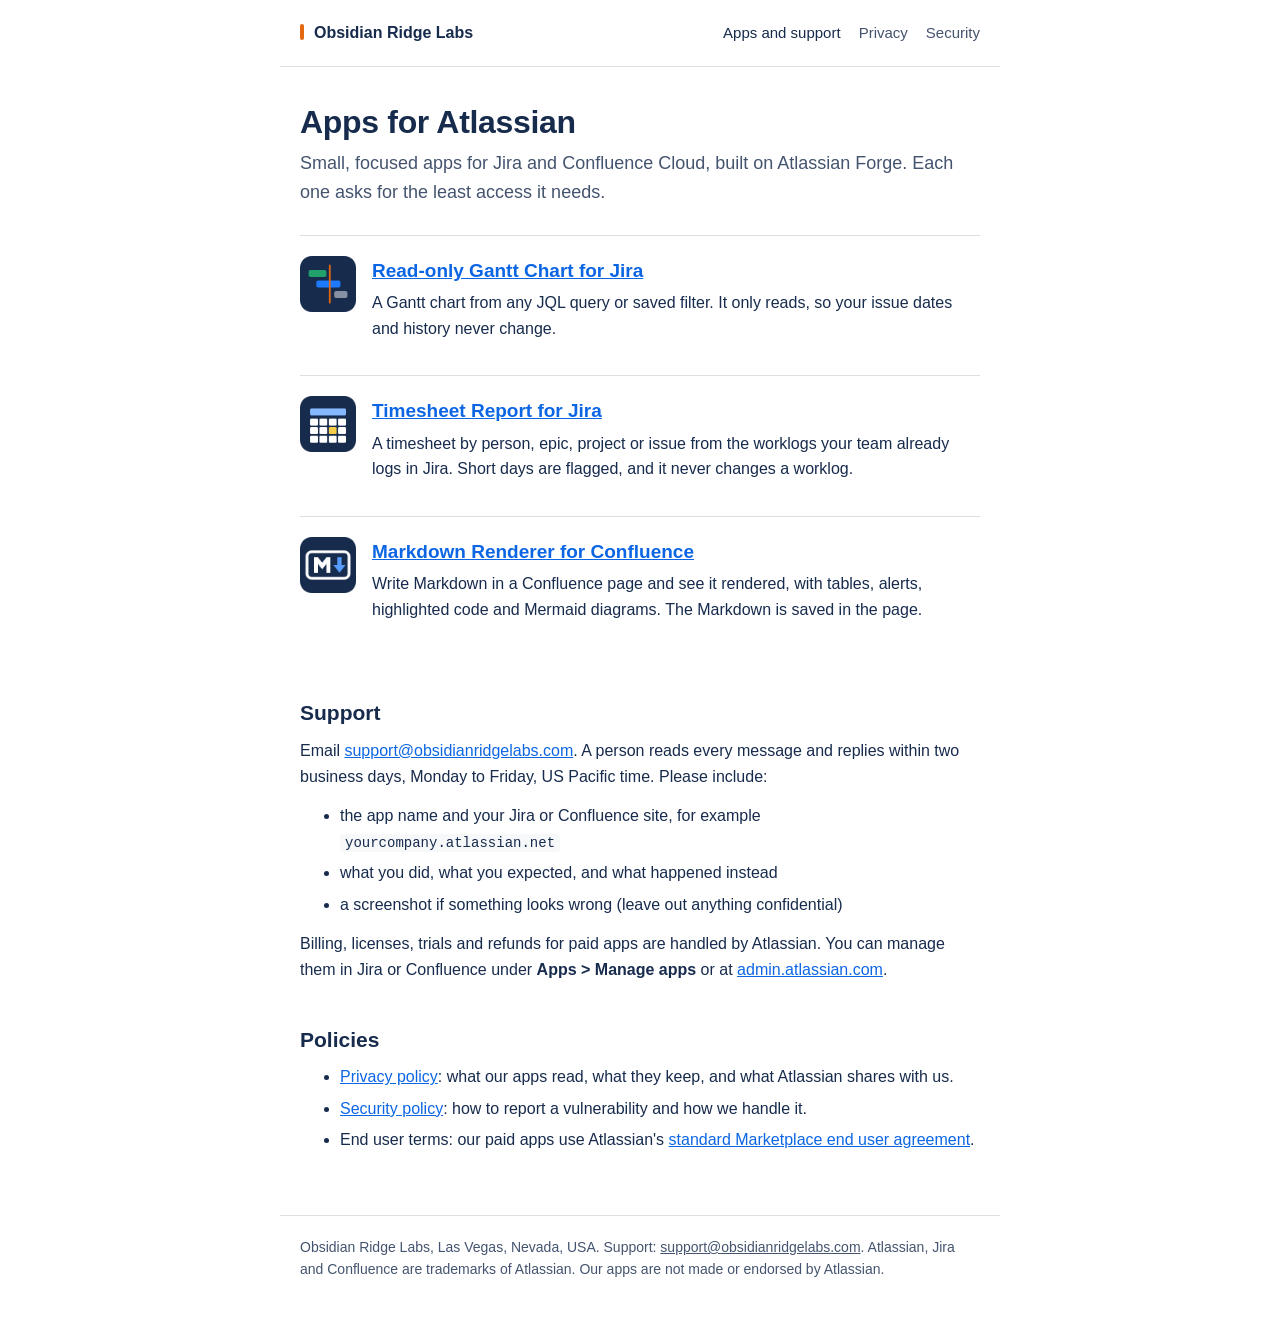
<file: index.html>
<!doctype html>
<html lang="en">
<head>
<meta charset="utf-8">
<meta name="viewport" content="width=device-width, initial-scale=1">
<title>Obsidian Ridge Labs apps for Atlassian</title>
<meta name="description" content="Apps for Jira and Confluence Cloud by Obsidian Ridge Labs, with documentation, support, privacy and security information.">
<link rel="stylesheet" href="style.css">
</head>
<body>
<header>
  <a class="name" href="">Obsidian Ridge Labs</a>
  <nav><a href="" aria-current="page">Apps and support</a><a href="privacy/">Privacy</a><a href="security/">Security</a></nav>
</header>
<main>
<h1>Apps for Atlassian</h1>
<p class="lede">Small, focused apps for Jira and Confluence Cloud, built on Atlassian Forge. Each one asks for the least access it needs.</p>

<div class="app">
  <img src="jira-gantt/logo.png" alt="" width="56" height="56">
  <div>
    <h2><a href="jira-gantt/">Read-only Gantt Chart for Jira</a></h2>
    <p>A Gantt chart from any JQL query or saved filter. It only reads, so your issue dates and history never change.</p>
  </div>
</div>

<div class="app">
  <img src="jira-timesheet/logo.png" alt="" width="56" height="56">
  <div>
    <h2><a href="jira-timesheet/">Timesheet Report for Jira</a></h2>
    <p>A timesheet by person, epic, project or issue from the worklogs your team already logs in Jira. Short days are flagged, and it never changes a worklog.</p>
  </div>
</div>

<div class="app">
  <img src="confluence-markdown/logo.png" alt="" width="56" height="56">
  <div>
    <h2><a href="confluence-markdown/">Markdown Renderer for Confluence</a></h2>
    <p>Write Markdown in a Confluence page and see it rendered, with tables, alerts, highlighted code and Mermaid diagrams. The Markdown is saved in the page.</p>
  </div>
</div>

<h2 id="support">Support</h2>
<p>Email <a href="mailto:support@obsidianridgelabs.com">support@obsidianridgelabs.com</a>. A person reads every message and replies within two business days, Monday to Friday, US Pacific time. Please include:</p>
<ul>
  <li>the app name and your Jira or Confluence site, for example <code>yourcompany.atlassian.net</code></li>
  <li>what you did, what you expected, and what happened instead</li>
  <li>a screenshot if something looks wrong (leave out anything confidential)</li>
</ul>
<p>Billing, licenses, trials and refunds for paid apps are handled by Atlassian. You can manage them in Jira or Confluence under <strong>Apps &gt; Manage apps</strong> or at <a href="https://admin.atlassian.com">admin.atlassian.com</a>.</p>

<h2>Policies</h2>
<ul>
  <li><a href="privacy/">Privacy policy</a>: what our apps read, what they keep, and what Atlassian shares with us.</li>
  <li><a href="security/">Security policy</a>: how to report a vulnerability and how we handle it.</li>
  <li>End user terms: our paid apps use Atlassian's <a href="https://www.atlassian.com/licensing/marketplace/end-user-agreement-v1">standard Marketplace end user agreement</a>.</li>
</ul>
</main>
<footer>
  <p>Obsidian Ridge Labs, Las Vegas, Nevada, USA. Support: <a href="mailto:support@obsidianridgelabs.com">support@obsidianridgelabs.com</a>.
  Atlassian, Jira and Confluence are trademarks of Atlassian. Our apps are not made or endorsed by Atlassian.</p>
</footer>
</body>
</html>
</file>
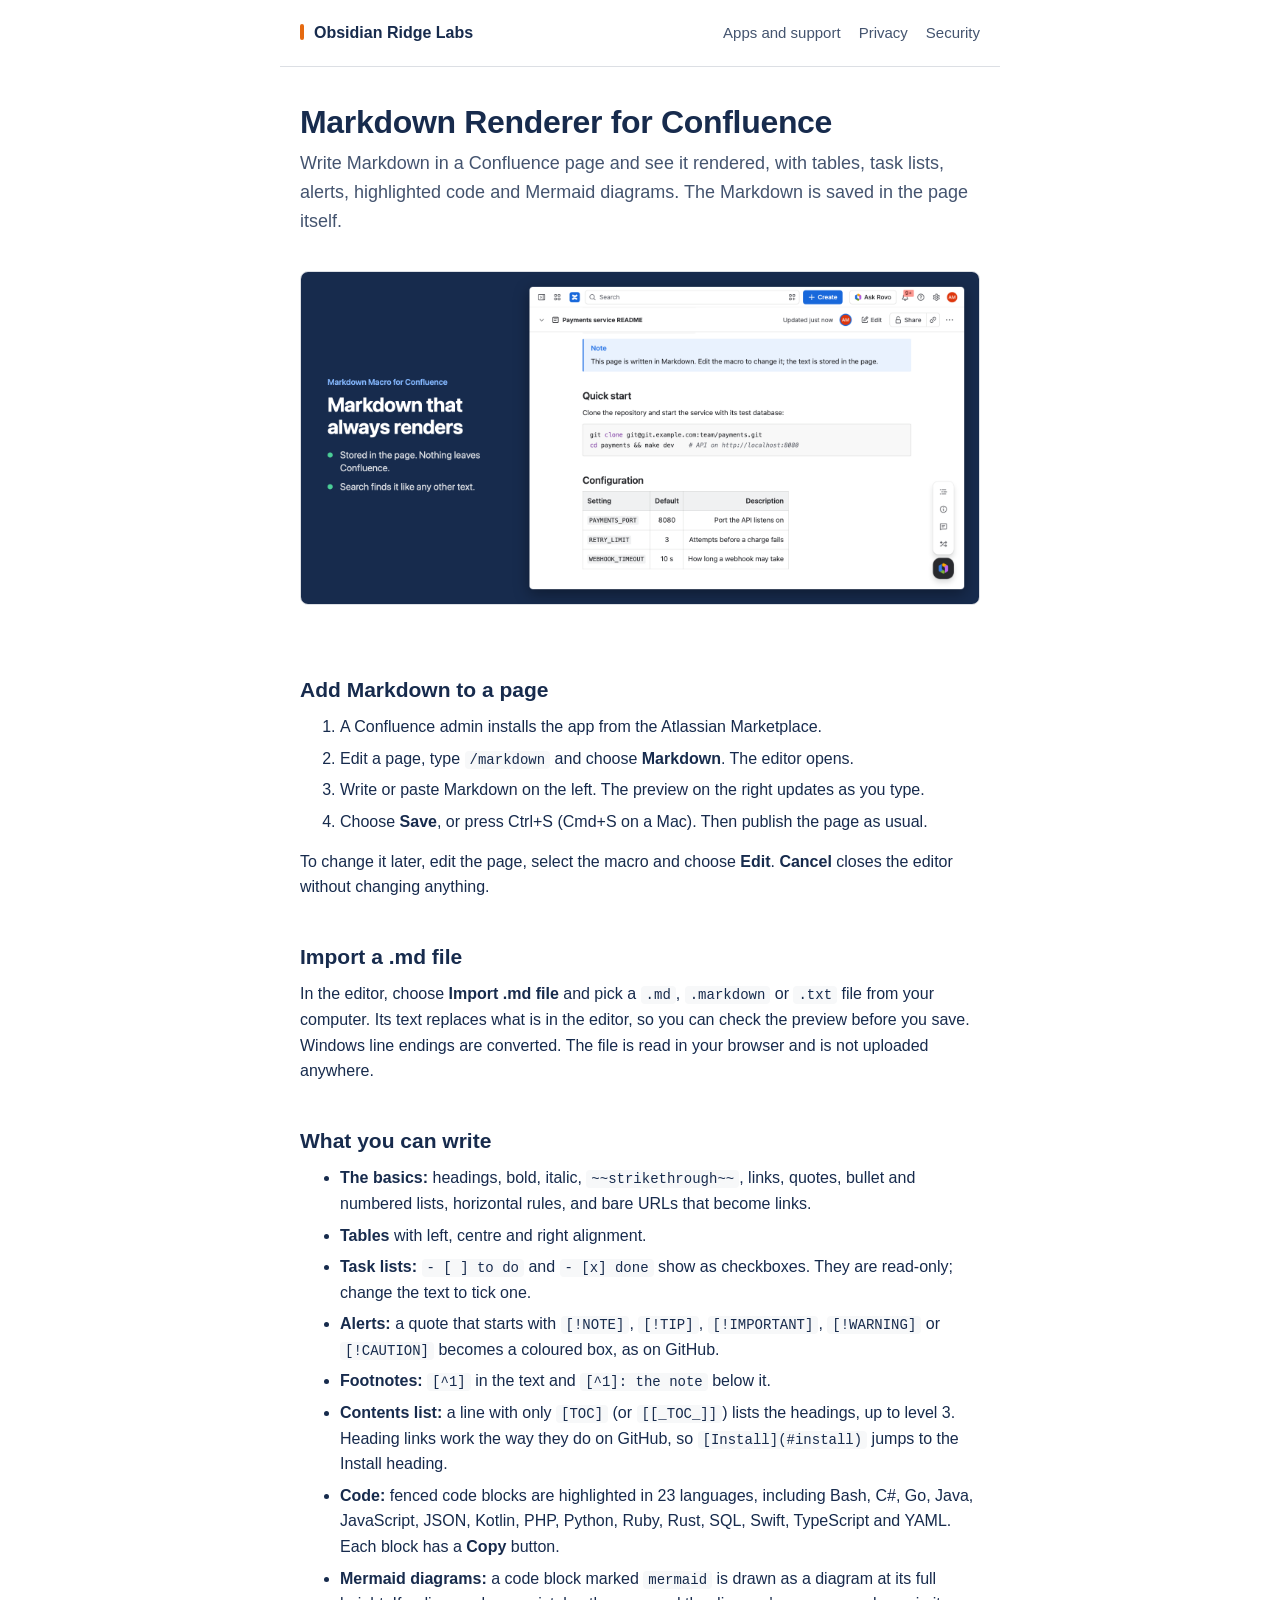
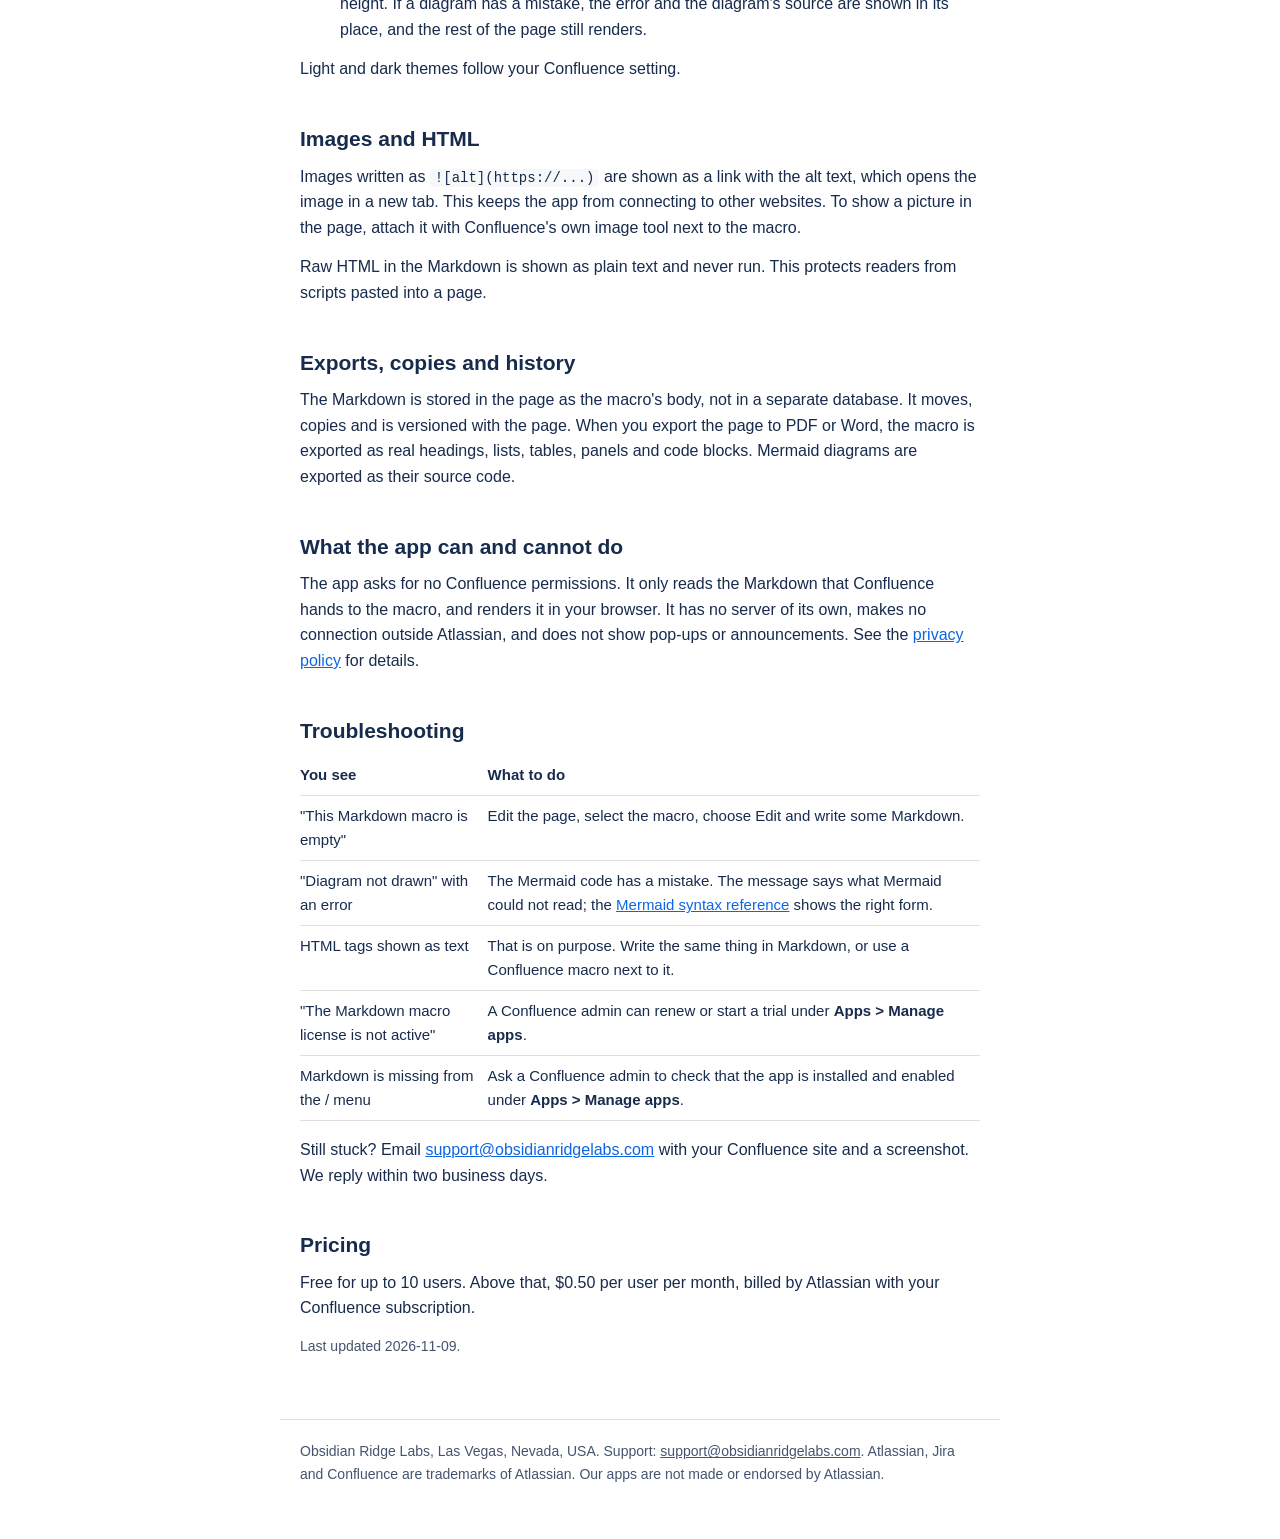
<file: confluence-markdown/index.html>
<!doctype html>
<html lang="en">
<head>
<meta charset="utf-8">
<meta name="viewport" content="width=device-width, initial-scale=1">
<title>Markdown Renderer for Confluence: documentation</title>
<meta name="description" content="How to use Markdown Renderer for Confluence: insert the macro, write or import Markdown with a live preview, use tables, alerts, code and Mermaid diagrams, and export to PDF or Word.">
<link rel="stylesheet" href="../style.css">
</head>
<body>
<header>
  <a class="name" href="../">Obsidian Ridge Labs</a>
  <nav><a href="../">Apps and support</a><a href="../privacy/">Privacy</a><a href="../security/">Security</a></nav>
</header>
<main>
<h1>Markdown Renderer for Confluence</h1>
<p class="lede">Write Markdown in a Confluence page and see it rendered, with tables, task lists, alerts, highlighted code and Mermaid diagrams. The Markdown is saved in the page itself.</p>
<img class="shot" src="shot.png" alt="A Confluence page written with the Markdown macro: an alert box, highlighted code and a table." width="1840" height="900">

<h2>Add Markdown to a page</h2>
<ol>
  <li>A Confluence admin installs the app from the Atlassian Marketplace.</li>
  <li>Edit a page, type <code>/markdown</code> and choose <strong>Markdown</strong>. The editor opens.</li>
  <li>Write or paste Markdown on the left. The preview on the right updates as you type.</li>
  <li>Choose <strong>Save</strong>, or press Ctrl+S (Cmd+S on a Mac). Then publish the page as usual.</li>
</ol>
<p>To change it later, edit the page, select the macro and choose <strong>Edit</strong>. <strong>Cancel</strong> closes the editor without changing anything.</p>

<h2>Import a .md file</h2>
<p>In the editor, choose <strong>Import .md file</strong> and pick a <code>.md</code>, <code>.markdown</code> or <code>.txt</code> file from your computer. Its text replaces what is in the editor, so you can check the preview before you save. Windows line endings are converted. The file is read in your browser and is not uploaded anywhere.</p>

<h2>What you can write</h2>
<ul>
  <li><strong>The basics:</strong> headings, bold, italic, <code>~~strikethrough~~</code>, links, quotes, bullet and numbered lists, horizontal rules, and bare URLs that become links.</li>
  <li><strong>Tables</strong> with left, centre and right alignment.</li>
  <li><strong>Task lists:</strong> <code>- [ ] to do</code> and <code>- [x] done</code> show as checkboxes. They are read-only; change the text to tick one.</li>
  <li><strong>Alerts:</strong> a quote that starts with <code>[!NOTE]</code>, <code>[!TIP]</code>, <code>[!IMPORTANT]</code>, <code>[!WARNING]</code> or <code>[!CAUTION]</code> becomes a coloured box, as on GitHub.</li>
  <li><strong>Footnotes:</strong> <code>[^1]</code> in the text and <code>[^1]: the note</code> below it.</li>
  <li><strong>Contents list:</strong> a line with only <code>[TOC]</code> (or <code>[[_TOC_]]</code>) lists the headings, up to level 3. Heading links work the way they do on GitHub, so <code>[Install](#install)</code> jumps to the Install heading.</li>
  <li><strong>Code:</strong> fenced code blocks are highlighted in 23 languages, including Bash, C#, Go, Java, JavaScript, JSON, Kotlin, PHP, Python, Ruby, Rust, SQL, Swift, TypeScript and YAML. Each block has a <strong>Copy</strong> button.</li>
  <li><strong>Mermaid diagrams:</strong> a code block marked <code>mermaid</code> is drawn as a diagram at its full height. If a diagram has a mistake, the error and the diagram's source are shown in its place, and the rest of the page still renders.</li>
</ul>
<p>Light and dark themes follow your Confluence setting.</p>

<h2>Images and HTML</h2>
<p>Images written as <code>![alt](https://...)</code> are shown as a link with the alt text, which opens the image in a new tab. This keeps the app from connecting to other websites. To show a picture in the page, attach it with Confluence's own image tool next to the macro.</p>
<p>Raw HTML in the Markdown is shown as plain text and never run. This protects readers from scripts pasted into a page.</p>

<h2>Exports, copies and history</h2>
<p>The Markdown is stored in the page as the macro's body, not in a separate database. It moves, copies and is versioned with the page. When you export the page to PDF or Word, the macro is exported as real headings, lists, tables, panels and code blocks. Mermaid diagrams are exported as their source code.</p>

<h2>What the app can and cannot do</h2>
<p>The app asks for no Confluence permissions. It only reads the Markdown that Confluence hands to the macro, and renders it in your browser. It has no server of its own, makes no connection outside Atlassian, and does not show pop-ups or announcements. See the <a href="../privacy/">privacy policy</a> for details.</p>

<h2>Troubleshooting</h2>
<table>
  <tr><th>You see</th><th>What to do</th></tr>
  <tr><td>"This Markdown macro is empty"</td><td>Edit the page, select the macro, choose Edit and write some Markdown.</td></tr>
  <tr><td>"Diagram not drawn" with an error</td><td>The Mermaid code has a mistake. The message says what Mermaid could not read; the <a href="https://mermaid.js.org/intro/syntax-reference.html">Mermaid syntax reference</a> shows the right form.</td></tr>
  <tr><td>HTML tags shown as text</td><td>That is on purpose. Write the same thing in Markdown, or use a Confluence macro next to it.</td></tr>
  <tr><td>"The Markdown macro license is not active"</td><td>A Confluence admin can renew or start a trial under <strong>Apps &gt; Manage apps</strong>.</td></tr>
  <tr><td>Markdown is missing from the / menu</td><td>Ask a Confluence admin to check that the app is installed and enabled under <strong>Apps &gt; Manage apps</strong>.</td></tr>
</table>
<p>Still stuck? Email <a href="mailto:support@obsidianridgelabs.com">support@obsidianridgelabs.com</a> with your Confluence site and a screenshot. We reply within two business days.</p>

<h2>Pricing</h2>
<p>Free for up to 10 users. Above that, $0.50 per user per month, billed by Atlassian with your Confluence subscription.</p>
<p class="meta">Last updated 2026-11-09.</p>
</main>
<footer>
  <p>Obsidian Ridge Labs, Las Vegas, Nevada, USA. Support: <a href="mailto:support@obsidianridgelabs.com">support@obsidianridgelabs.com</a>.
  Atlassian, Jira and Confluence are trademarks of Atlassian. Our apps are not made or endorsed by Atlassian.</p>
</footer>
</body>
</html>
</file>
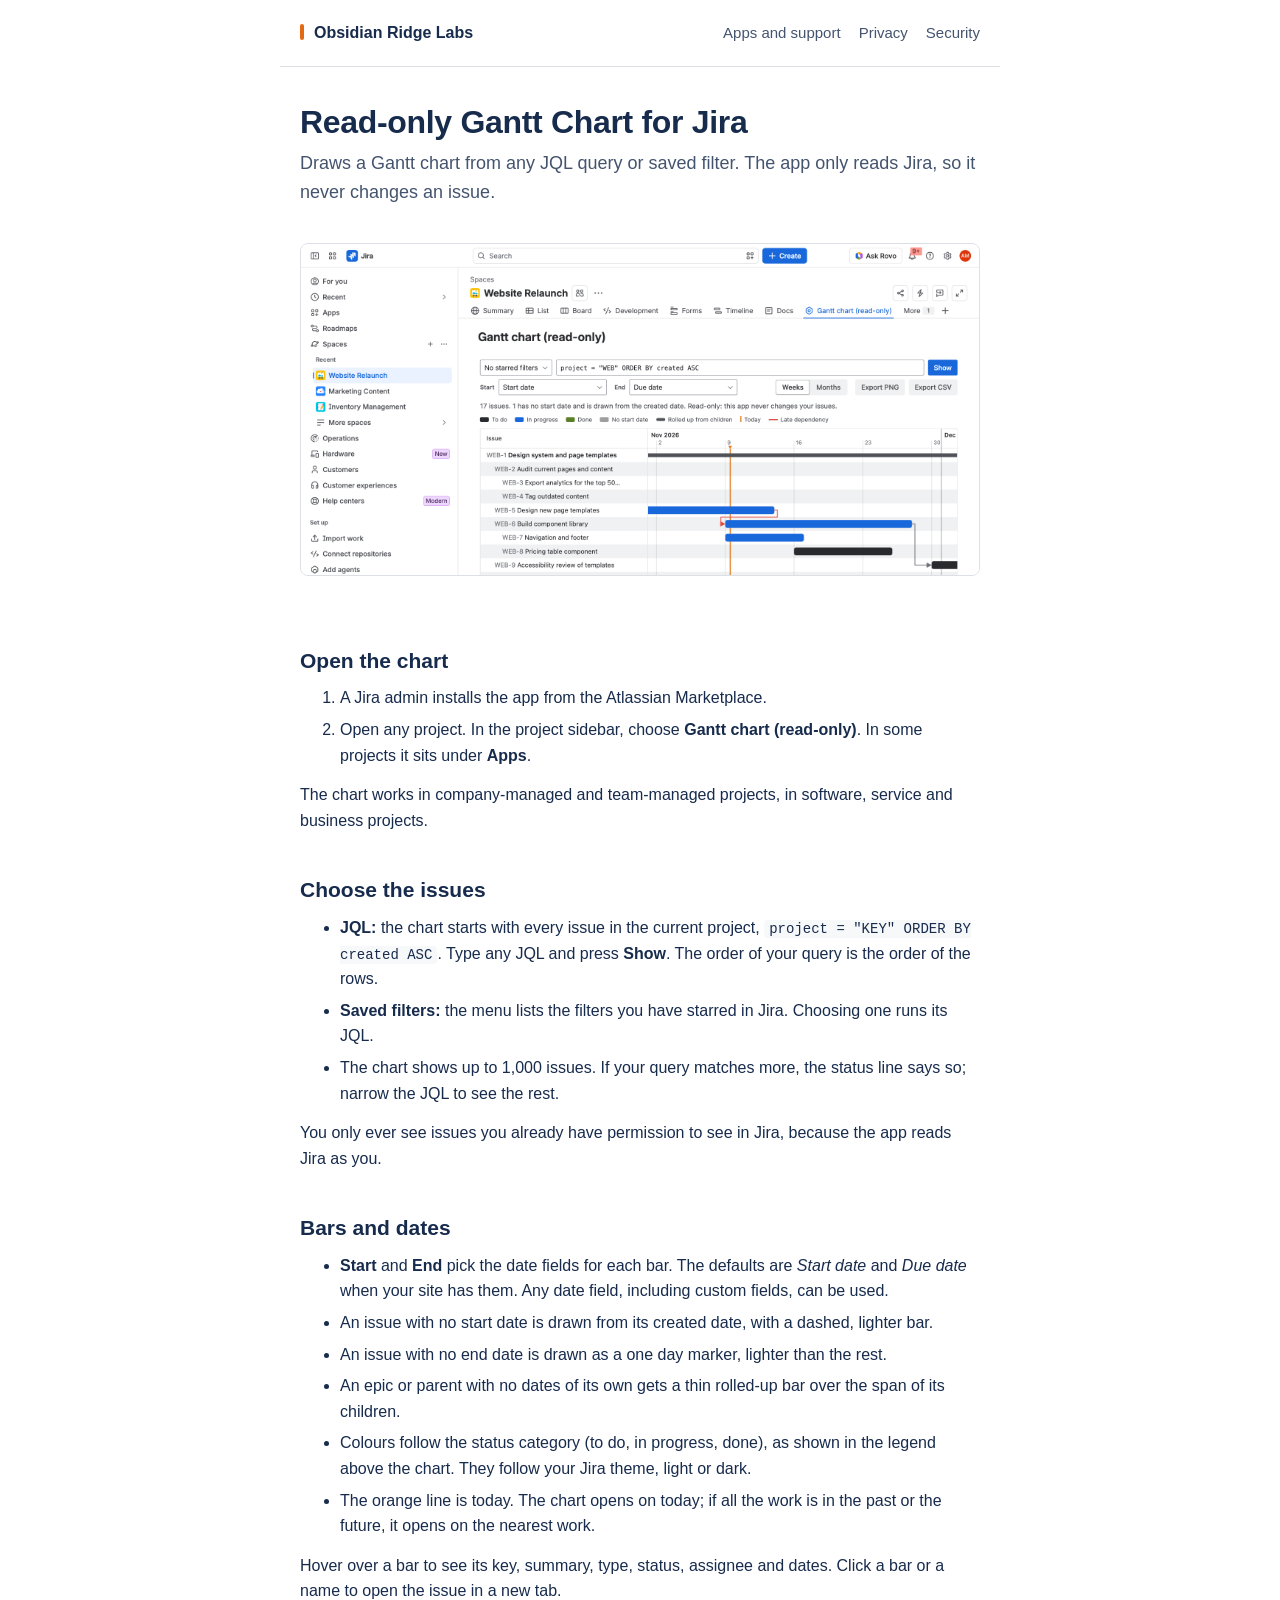
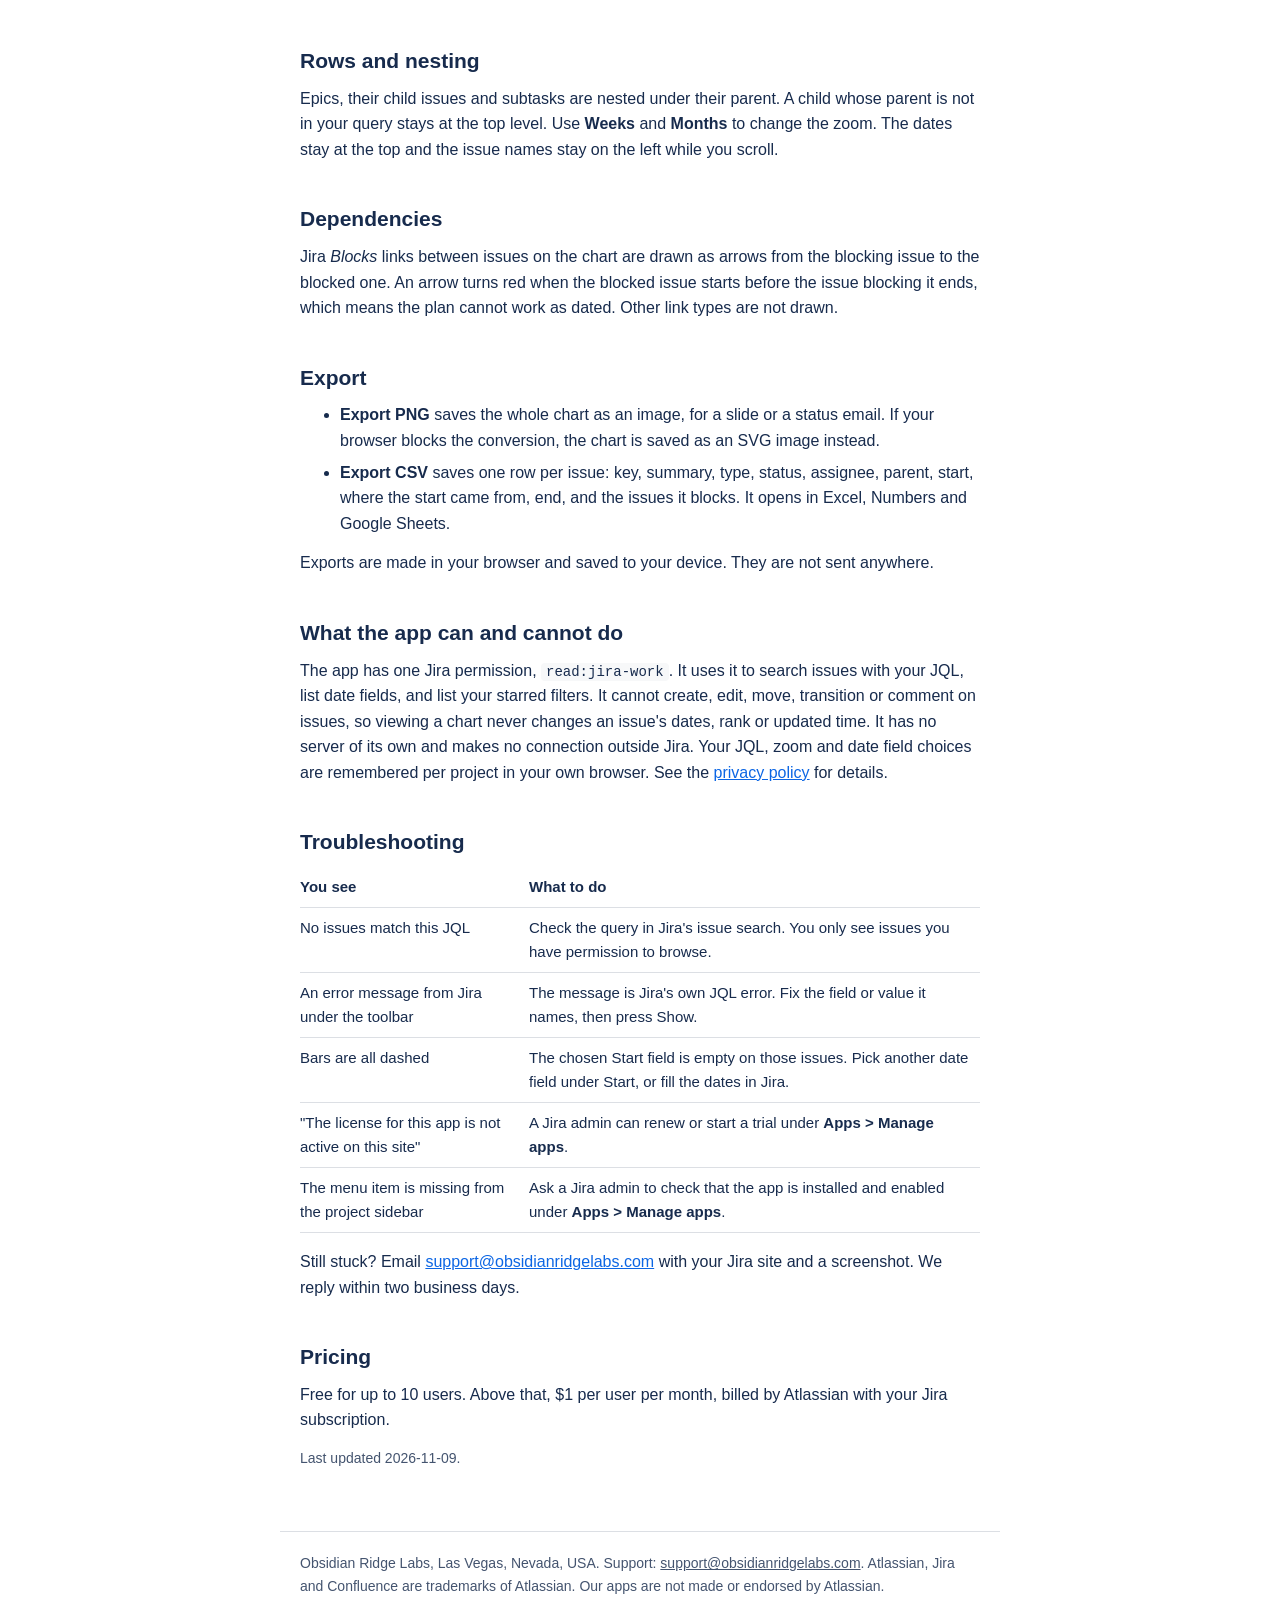
<file: jira-gantt/index.html>
<!doctype html>
<html lang="en">
<head>
<meta charset="utf-8">
<meta name="viewport" content="width=device-width, initial-scale=1">
<title>Read-only Gantt Chart for Jira: documentation</title>
<meta name="description" content="How to use Read-only Gantt Chart for Jira: choose a JQL query or saved filter, pick date fields, read dependencies, and export PNG or CSV.">
<link rel="stylesheet" href="../style.css">
</head>
<body>
<header>
  <a class="name" href="../">Obsidian Ridge Labs</a>
  <nav><a href="../">Apps and support</a><a href="../privacy/">Privacy</a><a href="../security/">Security</a></nav>
</header>
<main>
<h1>Read-only Gantt Chart for Jira</h1>
<p class="lede">Draws a Gantt chart from any JQL query or saved filter. The app only reads Jira, so it never changes an issue.</p>
<img class="shot" src="chart.png" alt="The Gantt chart inside a Jira project: epics with their stories and subtasks as bars on a weekly timeline, an orange line for today, and arrows between blocked issues." width="1840" height="900">

<h2>Open the chart</h2>
<ol>
  <li>A Jira admin installs the app from the Atlassian Marketplace.</li>
  <li>Open any project. In the project sidebar, choose <strong>Gantt chart (read-only)</strong>. In some projects it sits under <strong>Apps</strong>.</li>
</ol>
<p>The chart works in company-managed and team-managed projects, in software, service and business projects.</p>

<h2>Choose the issues</h2>
<ul>
  <li><strong>JQL:</strong> the chart starts with every issue in the current project, <code>project = "KEY" ORDER BY created ASC</code>. Type any JQL and press <strong>Show</strong>. The order of your query is the order of the rows.</li>
  <li><strong>Saved filters:</strong> the menu lists the filters you have starred in Jira. Choosing one runs its JQL.</li>
  <li>The chart shows up to 1,000 issues. If your query matches more, the status line says so; narrow the JQL to see the rest.</li>
</ul>
<p>You only ever see issues you already have permission to see in Jira, because the app reads Jira as you.</p>

<h2>Bars and dates</h2>
<ul>
  <li><strong>Start</strong> and <strong>End</strong> pick the date fields for each bar. The defaults are <em>Start date</em> and <em>Due date</em> when your site has them. Any date field, including custom fields, can be used.</li>
  <li>An issue with no start date is drawn from its created date, with a dashed, lighter bar.</li>
  <li>An issue with no end date is drawn as a one day marker, lighter than the rest.</li>
  <li>An epic or parent with no dates of its own gets a thin rolled-up bar over the span of its children.</li>
  <li>Colours follow the status category (to do, in progress, done), as shown in the legend above the chart. They follow your Jira theme, light or dark.</li>
  <li>The orange line is today. The chart opens on today; if all the work is in the past or the future, it opens on the nearest work.</li>
</ul>
<p>Hover over a bar to see its key, summary, type, status, assignee and dates. Click a bar or a name to open the issue in a new tab.</p>

<h2>Rows and nesting</h2>
<p>Epics, their child issues and subtasks are nested under their parent. A child whose parent is not in your query stays at the top level. Use <strong>Weeks</strong> and <strong>Months</strong> to change the zoom. The dates stay at the top and the issue names stay on the left while you scroll.</p>

<h2>Dependencies</h2>
<p>Jira <em>Blocks</em> links between issues on the chart are drawn as arrows from the blocking issue to the blocked one. An arrow turns red when the blocked issue starts before the issue blocking it ends, which means the plan cannot work as dated. Other link types are not drawn.</p>

<h2>Export</h2>
<ul>
  <li><strong>Export PNG</strong> saves the whole chart as an image, for a slide or a status email. If your browser blocks the conversion, the chart is saved as an SVG image instead.</li>
  <li><strong>Export CSV</strong> saves one row per issue: key, summary, type, status, assignee, parent, start, where the start came from, end, and the issues it blocks. It opens in Excel, Numbers and Google Sheets.</li>
</ul>
<p>Exports are made in your browser and saved to your device. They are not sent anywhere.</p>

<h2>What the app can and cannot do</h2>
<p>The app has one Jira permission, <code>read:jira-work</code>. It uses it to search issues with your JQL, list date fields, and list your starred filters. It cannot create, edit, move, transition or comment on issues, so viewing a chart never changes an issue's dates, rank or updated time. It has no server of its own and makes no connection outside Jira. Your JQL, zoom and date field choices are remembered per project in your own browser. See the <a href="../privacy/">privacy policy</a> for details.</p>

<h2>Troubleshooting</h2>
<table>
  <tr><th>You see</th><th>What to do</th></tr>
  <tr><td>No issues match this JQL</td><td>Check the query in Jira's issue search. You only see issues you have permission to browse.</td></tr>
  <tr><td>An error message from Jira under the toolbar</td><td>The message is Jira's own JQL error. Fix the field or value it names, then press Show.</td></tr>
  <tr><td>Bars are all dashed</td><td>The chosen Start field is empty on those issues. Pick another date field under Start, or fill the dates in Jira.</td></tr>
  <tr><td>"The license for this app is not active on this site"</td><td>A Jira admin can renew or start a trial under <strong>Apps &gt; Manage apps</strong>.</td></tr>
  <tr><td>The menu item is missing from the project sidebar</td><td>Ask a Jira admin to check that the app is installed and enabled under <strong>Apps &gt; Manage apps</strong>.</td></tr>
</table>
<p>Still stuck? Email <a href="mailto:support@obsidianridgelabs.com">support@obsidianridgelabs.com</a> with your Jira site and a screenshot. We reply within two business days.</p>

<h2>Pricing</h2>
<p>Free for up to 10 users. Above that, $1 per user per month, billed by Atlassian with your Jira subscription.</p>
<p class="meta">Last updated 2026-11-09.</p>
</main>
<footer>
  <p>Obsidian Ridge Labs, Las Vegas, Nevada, USA. Support: <a href="mailto:support@obsidianridgelabs.com">support@obsidianridgelabs.com</a>.
  Atlassian, Jira and Confluence are trademarks of Atlassian. Our apps are not made or endorsed by Atlassian.</p>
</footer>
</body>
</html>
</file>
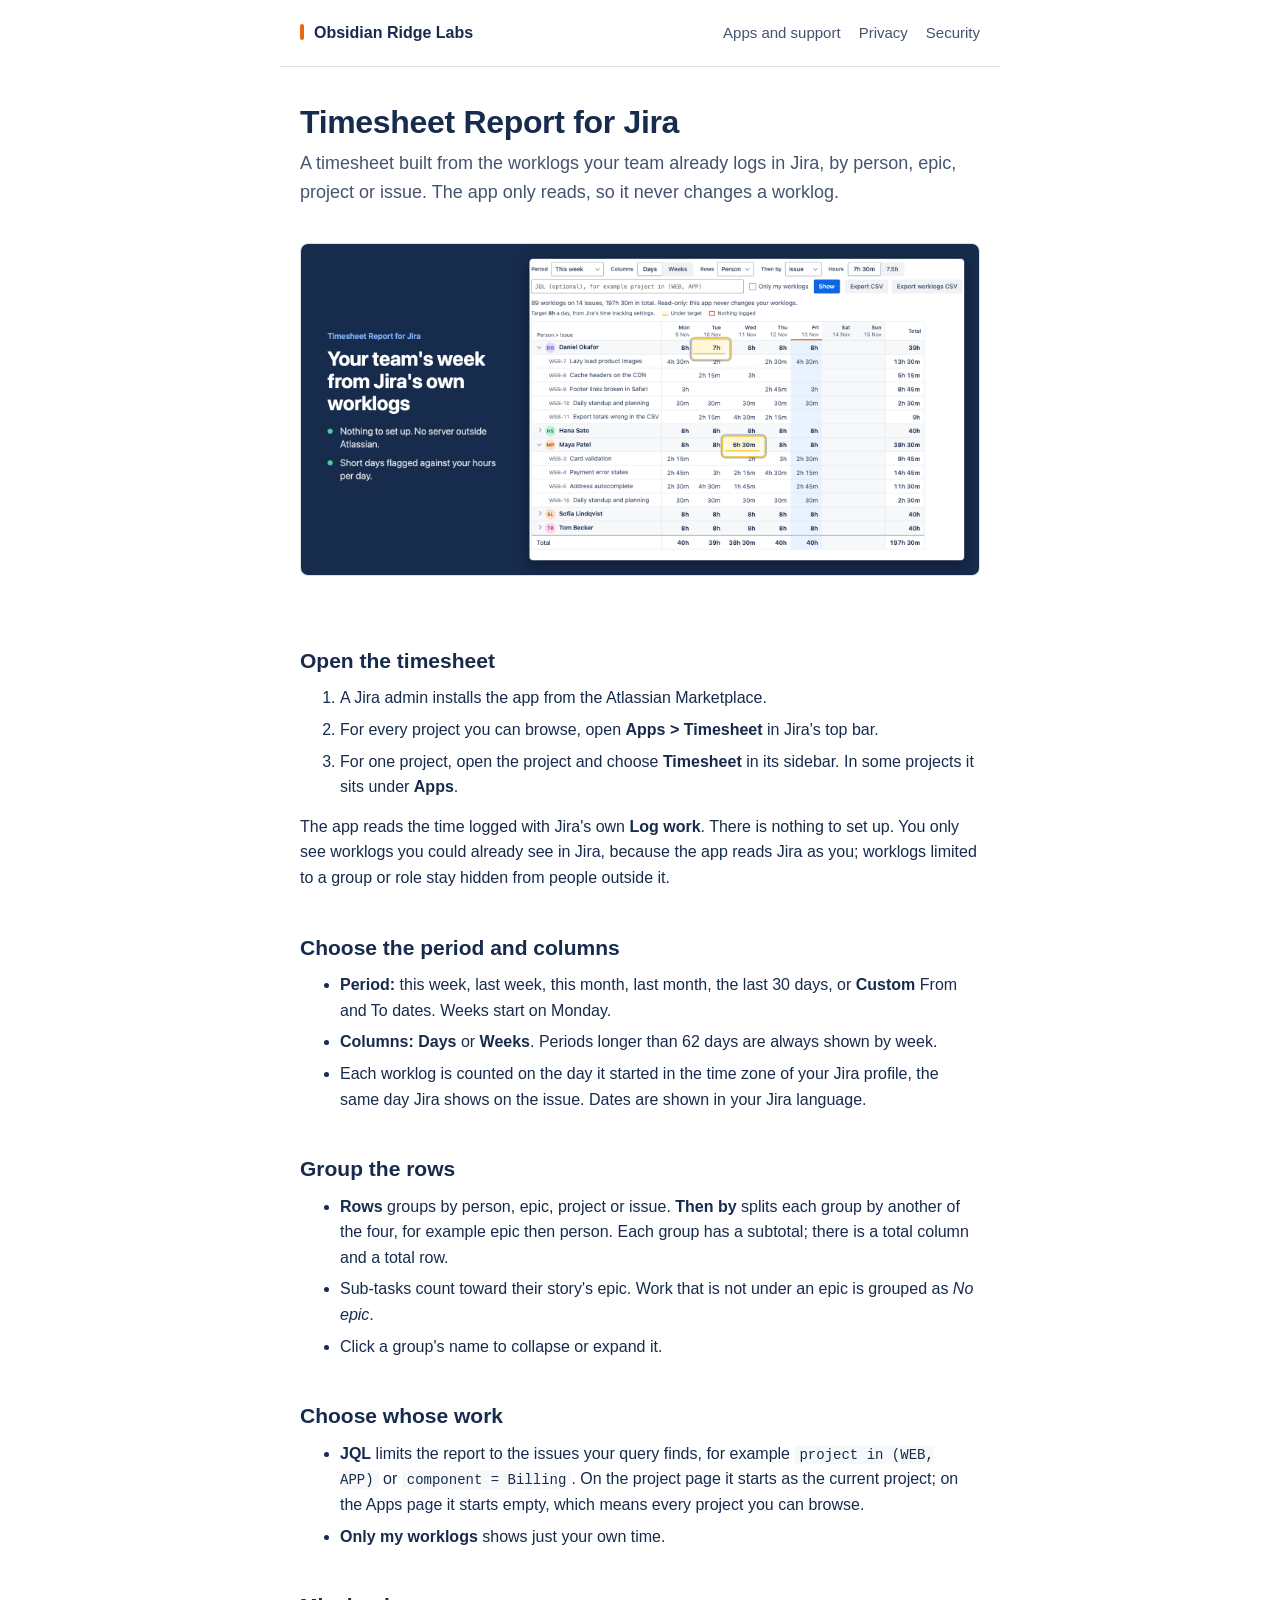
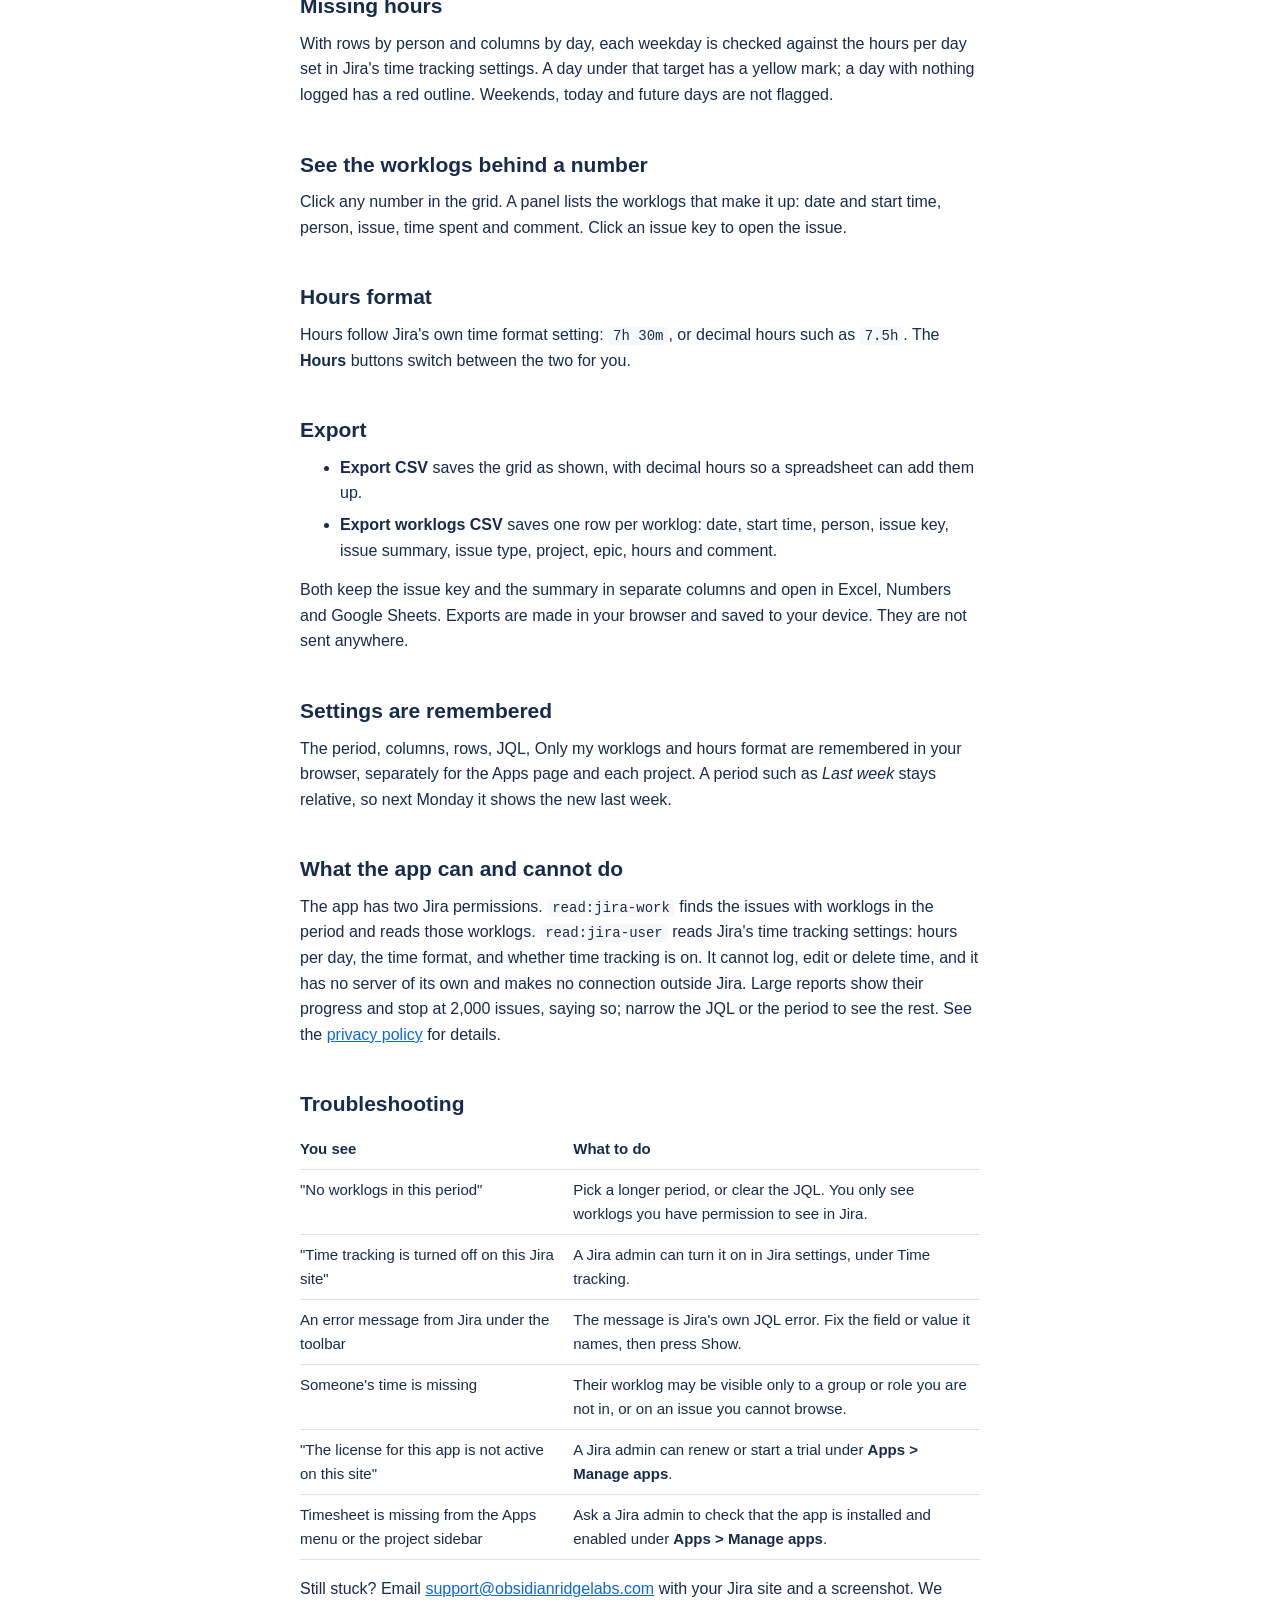
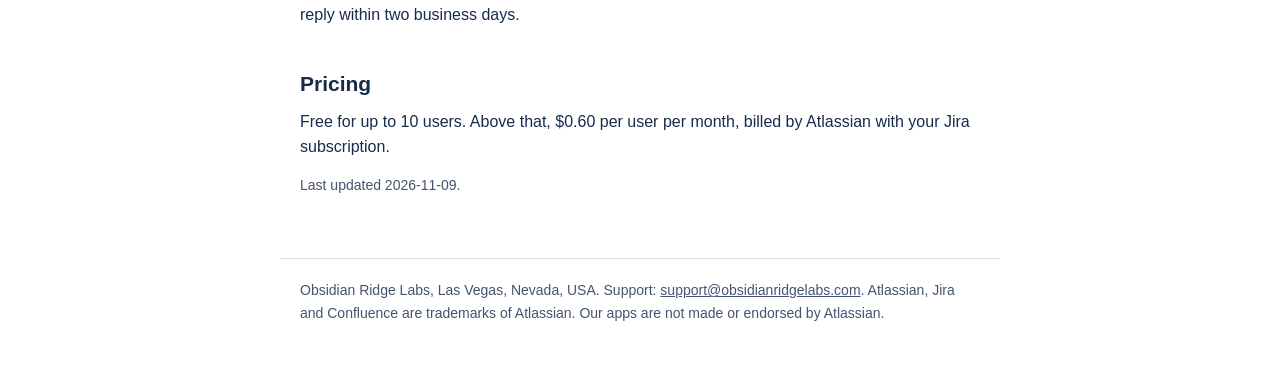
<file: jira-timesheet/index.html>
<!doctype html>
<html lang="en">
<head>
<meta charset="utf-8">
<meta name="viewport" content="width=device-width, initial-scale=1">
<title>Timesheet Report for Jira: documentation</title>
<meta name="description" content="How to use Timesheet Report for Jira: pick a period, group by person, epic, project or issue, read the missing-hours flags, see the worklogs behind a number, and export CSV.">
<link rel="stylesheet" href="../style.css">
</head>
<body>
<header>
  <a class="name" href="../">Obsidian Ridge Labs</a>
  <nav><a href="../">Apps and support</a><a href="../privacy/">Privacy</a><a href="../security/">Security</a></nav>
</header>
<main>
<h1>Timesheet Report for Jira</h1>
<p class="lede">A timesheet built from the worklogs your team already logs in Jira, by person, epic, project or issue. The app only reads, so it never changes a worklog.</p>
<img class="shot" src="timesheet.png" alt="The timesheet for this week: one row per person with their issues under them, a column per day, and two short days marked in yellow." width="1840" height="900">

<h2>Open the timesheet</h2>
<ol>
  <li>A Jira admin installs the app from the Atlassian Marketplace.</li>
  <li>For every project you can browse, open <strong>Apps &gt; Timesheet</strong> in Jira's top bar.</li>
  <li>For one project, open the project and choose <strong>Timesheet</strong> in its sidebar. In some projects it sits under <strong>Apps</strong>.</li>
</ol>
<p>The app reads the time logged with Jira's own <strong>Log work</strong>. There is nothing to set up. You only see worklogs you could already see in Jira, because the app reads Jira as you; worklogs limited to a group or role stay hidden from people outside it.</p>

<h2>Choose the period and columns</h2>
<ul>
  <li><strong>Period:</strong> this week, last week, this month, last month, the last 30 days, or <strong>Custom</strong> From and To dates. Weeks start on Monday.</li>
  <li><strong>Columns:</strong> <strong>Days</strong> or <strong>Weeks</strong>. Periods longer than 62 days are always shown by week.</li>
  <li>Each worklog is counted on the day it started in the time zone of your Jira profile, the same day Jira shows on the issue. Dates are shown in your Jira language.</li>
</ul>

<h2>Group the rows</h2>
<ul>
  <li><strong>Rows</strong> groups by person, epic, project or issue. <strong>Then by</strong> splits each group by another of the four, for example epic then person. Each group has a subtotal; there is a total column and a total row.</li>
  <li>Sub-tasks count toward their story's epic. Work that is not under an epic is grouped as <em>No epic</em>.</li>
  <li>Click a group's name to collapse or expand it.</li>
</ul>

<h2>Choose whose work</h2>
<ul>
  <li><strong>JQL</strong> limits the report to the issues your query finds, for example <code>project in (WEB, APP)</code> or <code>component = Billing</code>. On the project page it starts as the current project; on the Apps page it starts empty, which means every project you can browse.</li>
  <li><strong>Only my worklogs</strong> shows just your own time.</li>
</ul>

<h2>Missing hours</h2>
<p>With rows by person and columns by day, each weekday is checked against the hours per day set in Jira's time tracking settings. A day under that target has a yellow mark; a day with nothing logged has a red outline. Weekends, today and future days are not flagged.</p>

<h2>See the worklogs behind a number</h2>
<p>Click any number in the grid. A panel lists the worklogs that make it up: date and start time, person, issue, time spent and comment. Click an issue key to open the issue.</p>

<h2>Hours format</h2>
<p>Hours follow Jira's own time format setting: <code>7h 30m</code>, or decimal hours such as <code>7.5h</code>. The <strong>Hours</strong> buttons switch between the two for you.</p>

<h2>Export</h2>
<ul>
  <li><strong>Export CSV</strong> saves the grid as shown, with decimal hours so a spreadsheet can add them up.</li>
  <li><strong>Export worklogs CSV</strong> saves one row per worklog: date, start time, person, issue key, issue summary, issue type, project, epic, hours and comment.</li>
</ul>
<p>Both keep the issue key and the summary in separate columns and open in Excel, Numbers and Google Sheets. Exports are made in your browser and saved to your device. They are not sent anywhere.</p>

<h2>Settings are remembered</h2>
<p>The period, columns, rows, JQL, Only my worklogs and hours format are remembered in your browser, separately for the Apps page and each project. A period such as <em>Last week</em> stays relative, so next Monday it shows the new last week.</p>

<h2>What the app can and cannot do</h2>
<p>The app has two Jira permissions. <code>read:jira-work</code> finds the issues with worklogs in the period and reads those worklogs. <code>read:jira-user</code> reads Jira's time tracking settings: hours per day, the time format, and whether time tracking is on. It cannot log, edit or delete time, and it has no server of its own and makes no connection outside Jira. Large reports show their progress and stop at 2,000 issues, saying so; narrow the JQL or the period to see the rest. See the <a href="../privacy/">privacy policy</a> for details.</p>

<h2>Troubleshooting</h2>
<table>
  <tr><th>You see</th><th>What to do</th></tr>
  <tr><td>"No worklogs in this period"</td><td>Pick a longer period, or clear the JQL. You only see worklogs you have permission to see in Jira.</td></tr>
  <tr><td>"Time tracking is turned off on this Jira site"</td><td>A Jira admin can turn it on in Jira settings, under Time tracking.</td></tr>
  <tr><td>An error message from Jira under the toolbar</td><td>The message is Jira's own JQL error. Fix the field or value it names, then press Show.</td></tr>
  <tr><td>Someone's time is missing</td><td>Their worklog may be visible only to a group or role you are not in, or on an issue you cannot browse.</td></tr>
  <tr><td>"The license for this app is not active on this site"</td><td>A Jira admin can renew or start a trial under <strong>Apps &gt; Manage apps</strong>.</td></tr>
  <tr><td>Timesheet is missing from the Apps menu or the project sidebar</td><td>Ask a Jira admin to check that the app is installed and enabled under <strong>Apps &gt; Manage apps</strong>.</td></tr>
</table>
<p>Still stuck? Email <a href="mailto:support@obsidianridgelabs.com">support@obsidianridgelabs.com</a> with your Jira site and a screenshot. We reply within two business days.</p>

<h2>Pricing</h2>
<p>Free for up to 10 users. Above that, $0.60 per user per month, billed by Atlassian with your Jira subscription.</p>
<p class="meta">Last updated 2026-11-09.</p>
</main>
<footer>
  <p>Obsidian Ridge Labs, Las Vegas, Nevada, USA. Support: <a href="mailto:support@obsidianridgelabs.com">support@obsidianridgelabs.com</a>.
  Atlassian, Jira and Confluence are trademarks of Atlassian. Our apps are not made or endorsed by Atlassian.</p>
</footer>
</body>
</html>
</file>
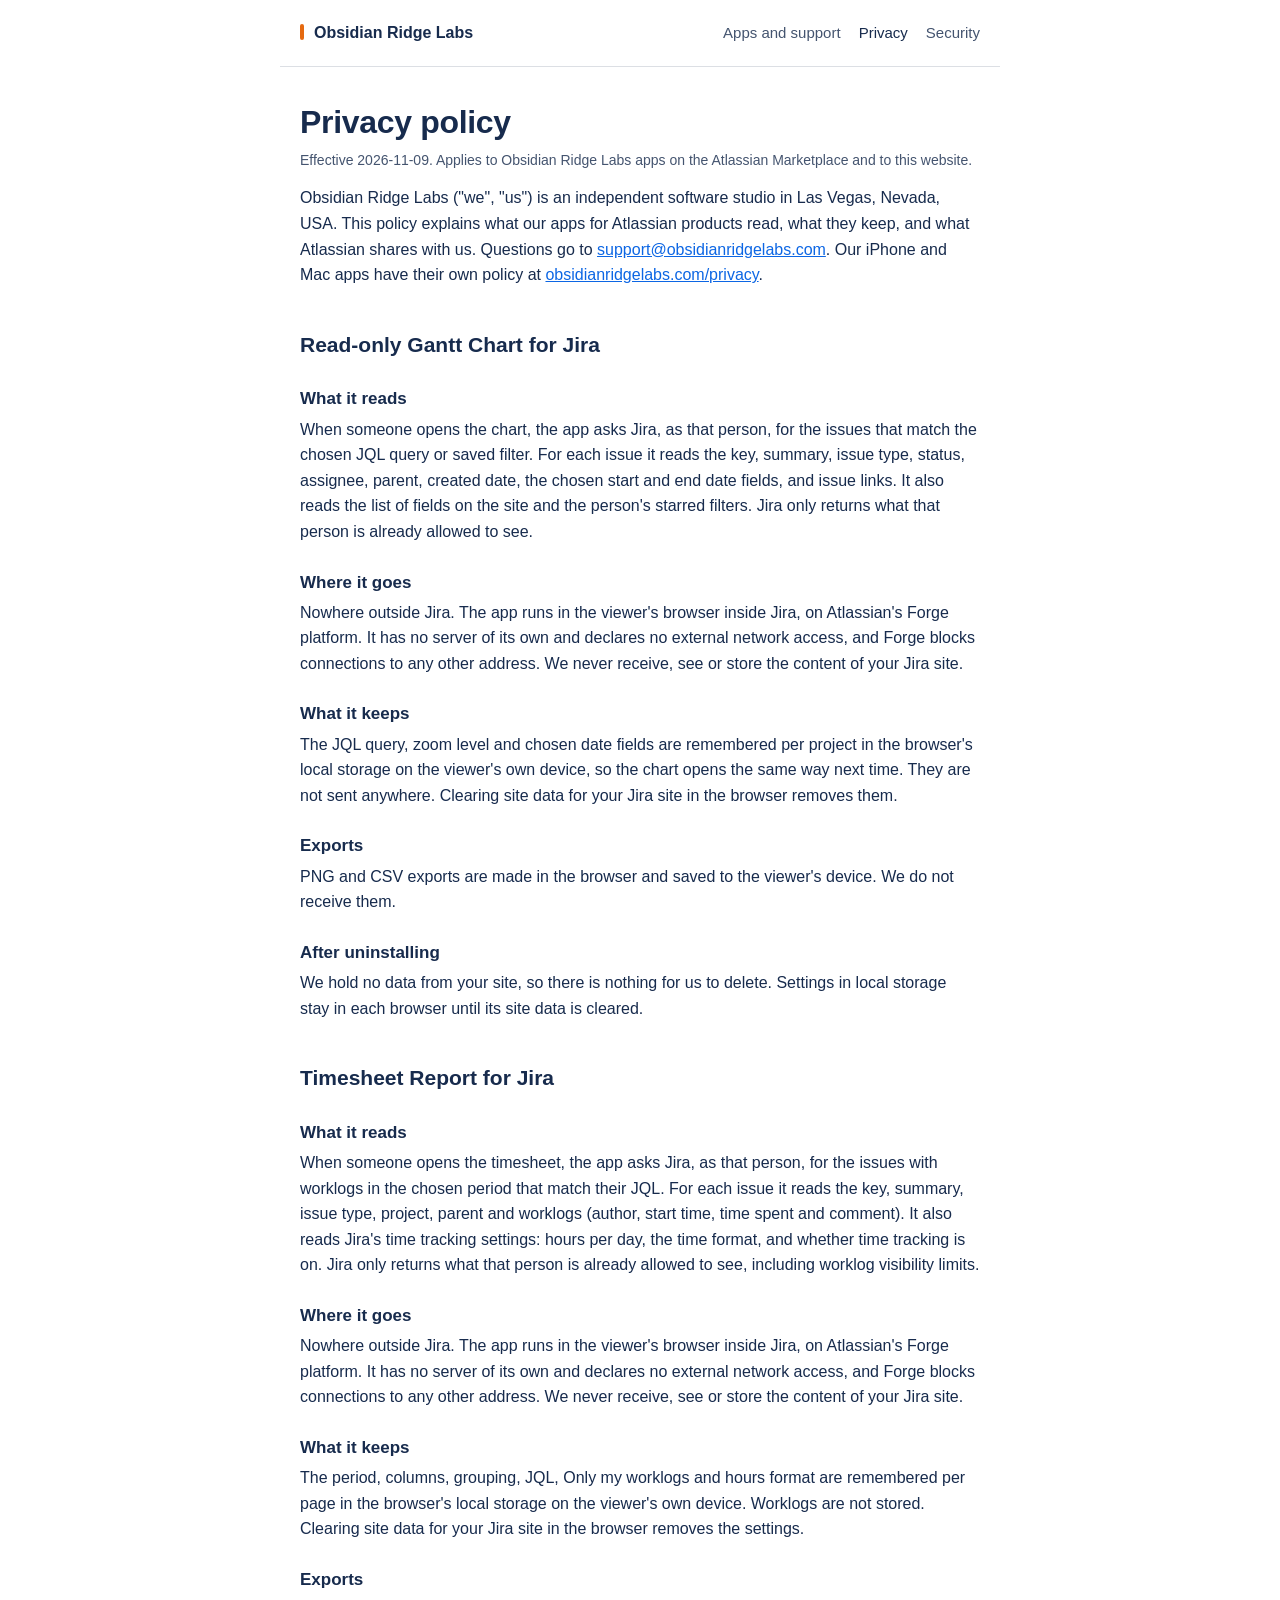
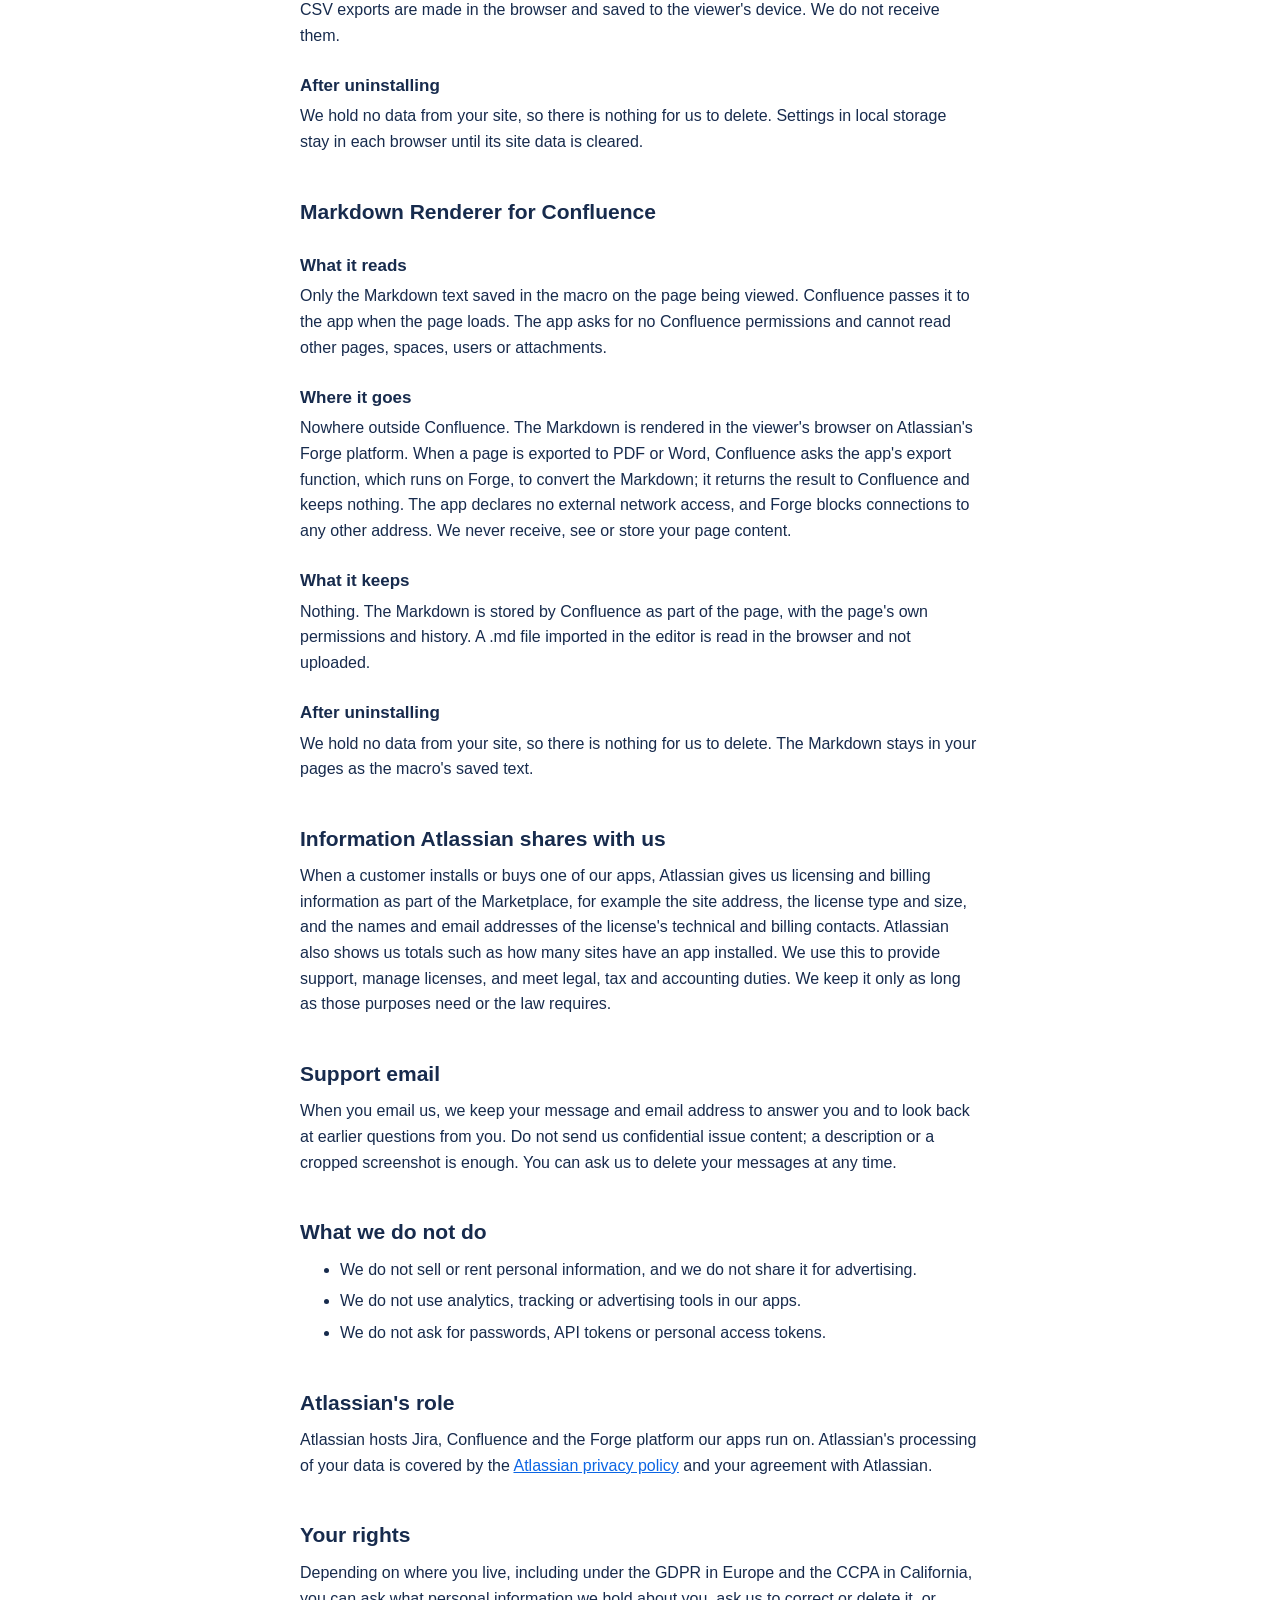
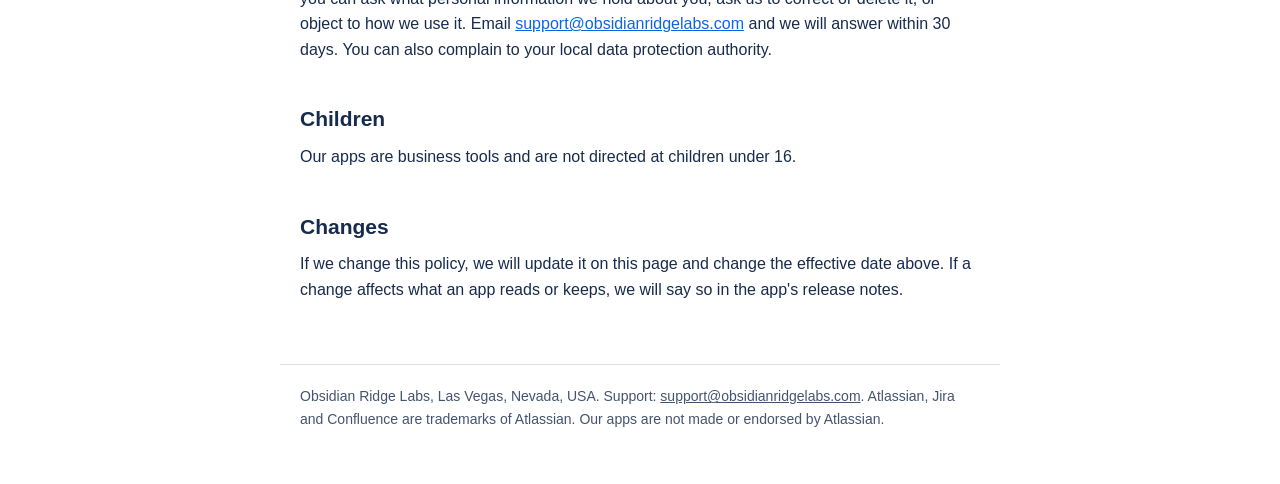
<file: privacy/index.html>
<!doctype html>
<html lang="en">
<head>
<meta charset="utf-8">
<meta name="viewport" content="width=device-width, initial-scale=1">
<title>Privacy policy: Obsidian Ridge Labs apps for Atlassian</title>
<meta name="description" content="What Obsidian Ridge Labs apps for Jira and Confluence read, what they keep, and what Atlassian shares with us.">
<link rel="stylesheet" href="../style.css">
</head>
<body>
<header>
  <a class="name" href="../">Obsidian Ridge Labs</a>
  <nav><a href="../">Apps and support</a><a href="../privacy/" aria-current="page">Privacy</a><a href="../security/">Security</a></nav>
</header>
<main>
<h1>Privacy policy</h1>
<p class="meta">Effective 2026-11-09. Applies to Obsidian Ridge Labs apps on the Atlassian Marketplace and to this website.</p>

<p>Obsidian Ridge Labs ("we", "us") is an independent software studio in Las Vegas, Nevada, USA. This policy explains what our apps for Atlassian products read, what they keep, and what Atlassian shares with us. Questions go to <a href="mailto:support@obsidianridgelabs.com">support@obsidianridgelabs.com</a>. Our iPhone and Mac apps have their own policy at <a href="https://obsidianridgelabs.com/privacy">obsidianridgelabs.com/privacy</a>.</p>

<h2>Read-only Gantt Chart for Jira</h2>
<h3>What it reads</h3>
<p>When someone opens the chart, the app asks Jira, as that person, for the issues that match the chosen JQL query or saved filter. For each issue it reads the key, summary, issue type, status, assignee, parent, created date, the chosen start and end date fields, and issue links. It also reads the list of fields on the site and the person's starred filters. Jira only returns what that person is already allowed to see.</p>
<h3>Where it goes</h3>
<p>Nowhere outside Jira. The app runs in the viewer's browser inside Jira, on Atlassian's Forge platform. It has no server of its own and declares no external network access, and Forge blocks connections to any other address. We never receive, see or store the content of your Jira site.</p>
<h3>What it keeps</h3>
<p>The JQL query, zoom level and chosen date fields are remembered per project in the browser's local storage on the viewer's own device, so the chart opens the same way next time. They are not sent anywhere. Clearing site data for your Jira site in the browser removes them.</p>
<h3>Exports</h3>
<p>PNG and CSV exports are made in the browser and saved to the viewer's device. We do not receive them.</p>
<h3>After uninstalling</h3>
<p>We hold no data from your site, so there is nothing for us to delete. Settings in local storage stay in each browser until its site data is cleared.</p>

<h2>Timesheet Report for Jira</h2>
<h3>What it reads</h3>
<p>When someone opens the timesheet, the app asks Jira, as that person, for the issues with worklogs in the chosen period that match their JQL. For each issue it reads the key, summary, issue type, project, parent and worklogs (author, start time, time spent and comment). It also reads Jira's time tracking settings: hours per day, the time format, and whether time tracking is on. Jira only returns what that person is already allowed to see, including worklog visibility limits.</p>
<h3>Where it goes</h3>
<p>Nowhere outside Jira. The app runs in the viewer's browser inside Jira, on Atlassian's Forge platform. It has no server of its own and declares no external network access, and Forge blocks connections to any other address. We never receive, see or store the content of your Jira site.</p>
<h3>What it keeps</h3>
<p>The period, columns, grouping, JQL, Only my worklogs and hours format are remembered per page in the browser's local storage on the viewer's own device. Worklogs are not stored. Clearing site data for your Jira site in the browser removes the settings.</p>
<h3>Exports</h3>
<p>CSV exports are made in the browser and saved to the viewer's device. We do not receive them.</p>
<h3>After uninstalling</h3>
<p>We hold no data from your site, so there is nothing for us to delete. Settings in local storage stay in each browser until its site data is cleared.</p>

<h2>Markdown Renderer for Confluence</h2>
<h3>What it reads</h3>
<p>Only the Markdown text saved in the macro on the page being viewed. Confluence passes it to the app when the page loads. The app asks for no Confluence permissions and cannot read other pages, spaces, users or attachments.</p>
<h3>Where it goes</h3>
<p>Nowhere outside Confluence. The Markdown is rendered in the viewer's browser on Atlassian's Forge platform. When a page is exported to PDF or Word, Confluence asks the app's export function, which runs on Forge, to convert the Markdown; it returns the result to Confluence and keeps nothing. The app declares no external network access, and Forge blocks connections to any other address. We never receive, see or store your page content.</p>
<h3>What it keeps</h3>
<p>Nothing. The Markdown is stored by Confluence as part of the page, with the page's own permissions and history. A .md file imported in the editor is read in the browser and not uploaded.</p>
<h3>After uninstalling</h3>
<p>We hold no data from your site, so there is nothing for us to delete. The Markdown stays in your pages as the macro's saved text.</p>

<h2>Information Atlassian shares with us</h2>
<p>When a customer installs or buys one of our apps, Atlassian gives us licensing and billing information as part of the Marketplace, for example the site address, the license type and size, and the names and email addresses of the license's technical and billing contacts. Atlassian also shows us totals such as how many sites have an app installed. We use this to provide support, manage licenses, and meet legal, tax and accounting duties. We keep it only as long as those purposes need or the law requires.</p>

<h2>Support email</h2>
<p>When you email us, we keep your message and email address to answer you and to look back at earlier questions from you. Do not send us confidential issue content; a description or a cropped screenshot is enough. You can ask us to delete your messages at any time.</p>

<h2>What we do not do</h2>
<ul>
  <li>We do not sell or rent personal information, and we do not share it for advertising.</li>
  <li>We do not use analytics, tracking or advertising tools in our apps.</li>
  <li>We do not ask for passwords, API tokens or personal access tokens.</li>
</ul>

<h2>Atlassian's role</h2>
<p>Atlassian hosts Jira, Confluence and the Forge platform our apps run on. Atlassian's processing of your data is covered by the <a href="https://www.atlassian.com/legal/privacy-policy">Atlassian privacy policy</a> and your agreement with Atlassian.</p>

<h2>Your rights</h2>
<p>Depending on where you live, including under the GDPR in Europe and the CCPA in California, you can ask what personal information we hold about you, ask us to correct or delete it, or object to how we use it. Email <a href="mailto:support@obsidianridgelabs.com">support@obsidianridgelabs.com</a> and we will answer within 30 days. You can also complain to your local data protection authority.</p>

<h2>Children</h2>
<p>Our apps are business tools and are not directed at children under 16.</p>

<h2>Changes</h2>
<p>If we change this policy, we will update it on this page and change the effective date above. If a change affects what an app reads or keeps, we will say so in the app's release notes.</p>
</main>
<footer>
  <p>Obsidian Ridge Labs, Las Vegas, Nevada, USA. Support: <a href="mailto:support@obsidianridgelabs.com">support@obsidianridgelabs.com</a>.
  Atlassian, Jira and Confluence are trademarks of Atlassian. Our apps are not made or endorsed by Atlassian.</p>
</footer>
</body>
</html>
</file>
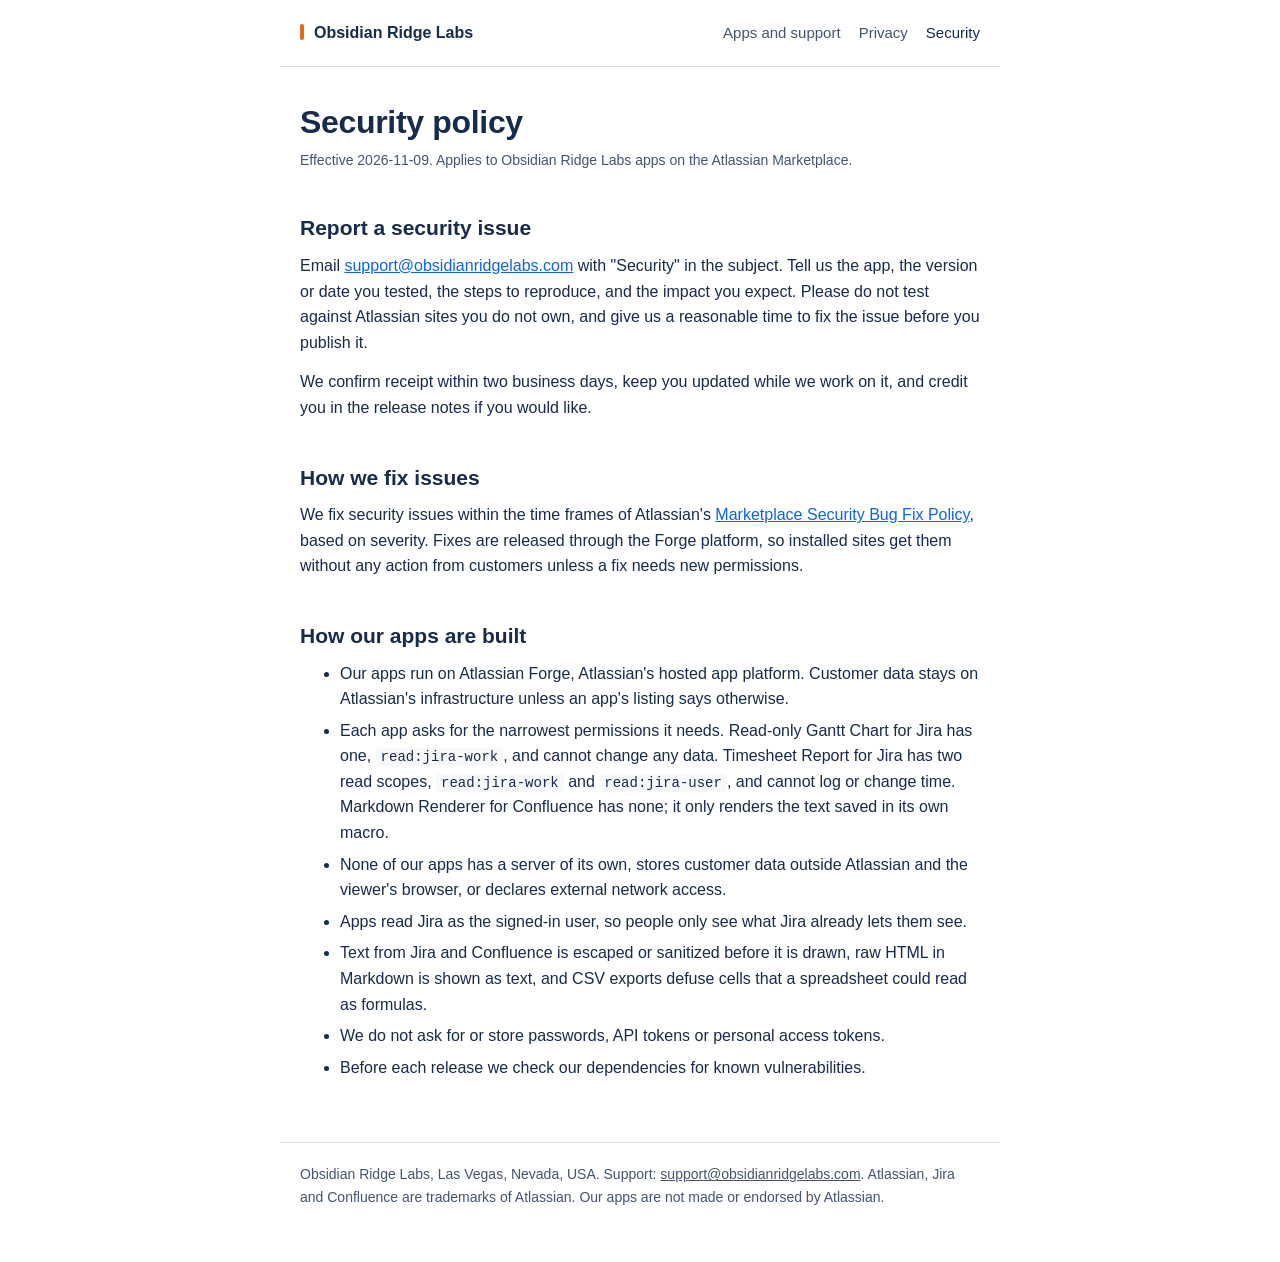
<file: security/index.html>
<!doctype html>
<html lang="en">
<head>
<meta charset="utf-8">
<meta name="viewport" content="width=device-width, initial-scale=1">
<title>Security policy: Obsidian Ridge Labs apps for Atlassian</title>
<meta name="description" content="How to report a security issue in an Obsidian Ridge Labs app for Jira or Confluence, and how we build and fix our apps.">
<link rel="stylesheet" href="../style.css">
</head>
<body>
<header>
  <a class="name" href="../">Obsidian Ridge Labs</a>
  <nav><a href="../">Apps and support</a><a href="../privacy/">Privacy</a><a href="../security/" aria-current="page">Security</a></nav>
</header>
<main>
<h1>Security policy</h1>
<p class="meta">Effective 2026-11-09. Applies to Obsidian Ridge Labs apps on the Atlassian Marketplace.</p>

<h2>Report a security issue</h2>
<p>Email <a href="mailto:support@obsidianridgelabs.com?subject=Security">support@obsidianridgelabs.com</a> with "Security" in the subject. Tell us the app, the version or date you tested, the steps to reproduce, and the impact you expect. Please do not test against Atlassian sites you do not own, and give us a reasonable time to fix the issue before you publish it.</p>
<p>We confirm receipt within two business days, keep you updated while we work on it, and credit you in the release notes if you would like.</p>

<h2>How we fix issues</h2>
<p>We fix security issues within the time frames of Atlassian's <a href="https://developer.atlassian.com/platform/marketplace/security-bugfix-policy/">Marketplace Security Bug Fix Policy</a>, based on severity. Fixes are released through the Forge platform, so installed sites get them without any action from customers unless a fix needs new permissions.</p>

<h2>How our apps are built</h2>
<ul>
  <li>Our apps run on Atlassian Forge, Atlassian's hosted app platform. Customer data stays on Atlassian's infrastructure unless an app's listing says otherwise.</li>
  <li>Each app asks for the narrowest permissions it needs. Read-only Gantt Chart for Jira has one, <code>read:jira-work</code>, and cannot change any data. Timesheet Report for Jira has two read scopes, <code>read:jira-work</code> and <code>read:jira-user</code>, and cannot log or change time. Markdown Renderer for Confluence has none; it only renders the text saved in its own macro.</li>
  <li>None of our apps has a server of its own, stores customer data outside Atlassian and the viewer's browser, or declares external network access.</li>
  <li>Apps read Jira as the signed-in user, so people only see what Jira already lets them see.</li>
  <li>Text from Jira and Confluence is escaped or sanitized before it is drawn, raw HTML in Markdown is shown as text, and CSV exports defuse cells that a spreadsheet could read as formulas.</li>
  <li>We do not ask for or store passwords, API tokens or personal access tokens.</li>
  <li>Before each release we check our dependencies for known vulnerabilities.</li>
</ul>
</main>
<footer>
  <p>Obsidian Ridge Labs, Las Vegas, Nevada, USA. Support: <a href="mailto:support@obsidianridgelabs.com">support@obsidianridgelabs.com</a>.
  Atlassian, Jira and Confluence are trademarks of Atlassian. Our apps are not made or endorsed by Atlassian.</p>
</footer>
</body>
</html>
</file>
<file: style.css>
:root { --ink: #172B4D; --subtle: #44546F; --line: #DCDFE4; --paper: #FFFFFF; --wash: #F7F8F9; --link: #0C66E4; --today: #E56910; }
@media (prefers-color-scheme: dark) {
  :root { --ink: #DEE4EA; --subtle: #9FADBC; --line: #38414A; --paper: #1D2125; --wash: #22272B; --link: #579DFF; }
}
* { box-sizing: border-box; }
html { -webkit-text-size-adjust: 100%; }
body { margin: 0; background: var(--paper); color: var(--ink); font: 16px/1.6 -apple-system, BlinkMacSystemFont, "Segoe UI", Roboto, "Helvetica Neue", Arial, sans-serif; }
header, main, footer { max-width: 720px; margin: 0 auto; padding: 0 20px; }
header { display: flex; align-items: center; justify-content: space-between; gap: 16px; flex-wrap: wrap; padding-top: 20px; padding-bottom: 20px; border-bottom: 1px solid var(--line); }
header .name { font-weight: 700; color: var(--ink); text-decoration: none; }
header .name::before { content: ""; display: inline-block; width: 4px; height: 16px; margin-right: 10px; vertical-align: -2px; border-radius: 2px; background: var(--today); }
nav { display: flex; gap: 18px; font-size: 15px; }
nav a { color: var(--subtle); text-decoration: none; }
nav a:hover, nav a[aria-current] { color: var(--ink); }
main { padding-top: 36px; padding-bottom: 48px; }
h1 { font-size: 32px; line-height: 1.2; margin: 0 0 8px; letter-spacing: -0.01em; }
h2 { font-size: 21px; margin: 40px 0 8px; }
h3 { font-size: 17px; margin: 24px 0 4px; }
p, ul, ol { margin: 0 0 14px; }
li { margin-bottom: 6px; }
a { color: var(--link); }
.lede { font-size: 18px; color: var(--subtle); margin-bottom: 28px; }
.meta { font-size: 14px; color: var(--subtle); }
.app { display: flex; gap: 16px; align-items: flex-start; padding: 20px 0; border-top: 1px solid var(--line); }
.app img { width: 56px; height: 56px; flex: none; }
.app h2 { margin: 0 0 4px; font-size: 19px; }
.shot { width: 100%; height: auto; border: 1px solid var(--line); border-radius: 8px; margin: 8px 0 20px; }
.key { display: inline-block; width: 22px; height: 10px; border-radius: 3px; vertical-align: 0; margin-right: 6px; }
table { width: 100%; border-collapse: collapse; margin: 0 0 16px; font-size: 15px; }
th, td { text-align: left; vertical-align: top; padding: 8px 10px 8px 0; border-bottom: 1px solid var(--line); }
th { font-weight: 600; }
code { font: 14px ui-monospace, SFMono-Regular, Menlo, monospace; background: var(--wash); padding: 1px 5px; border-radius: 4px; }
footer { padding-top: 20px; padding-bottom: 40px; border-top: 1px solid var(--line); font-size: 14px; color: var(--subtle); }
footer a { color: var(--subtle); }
</file>
